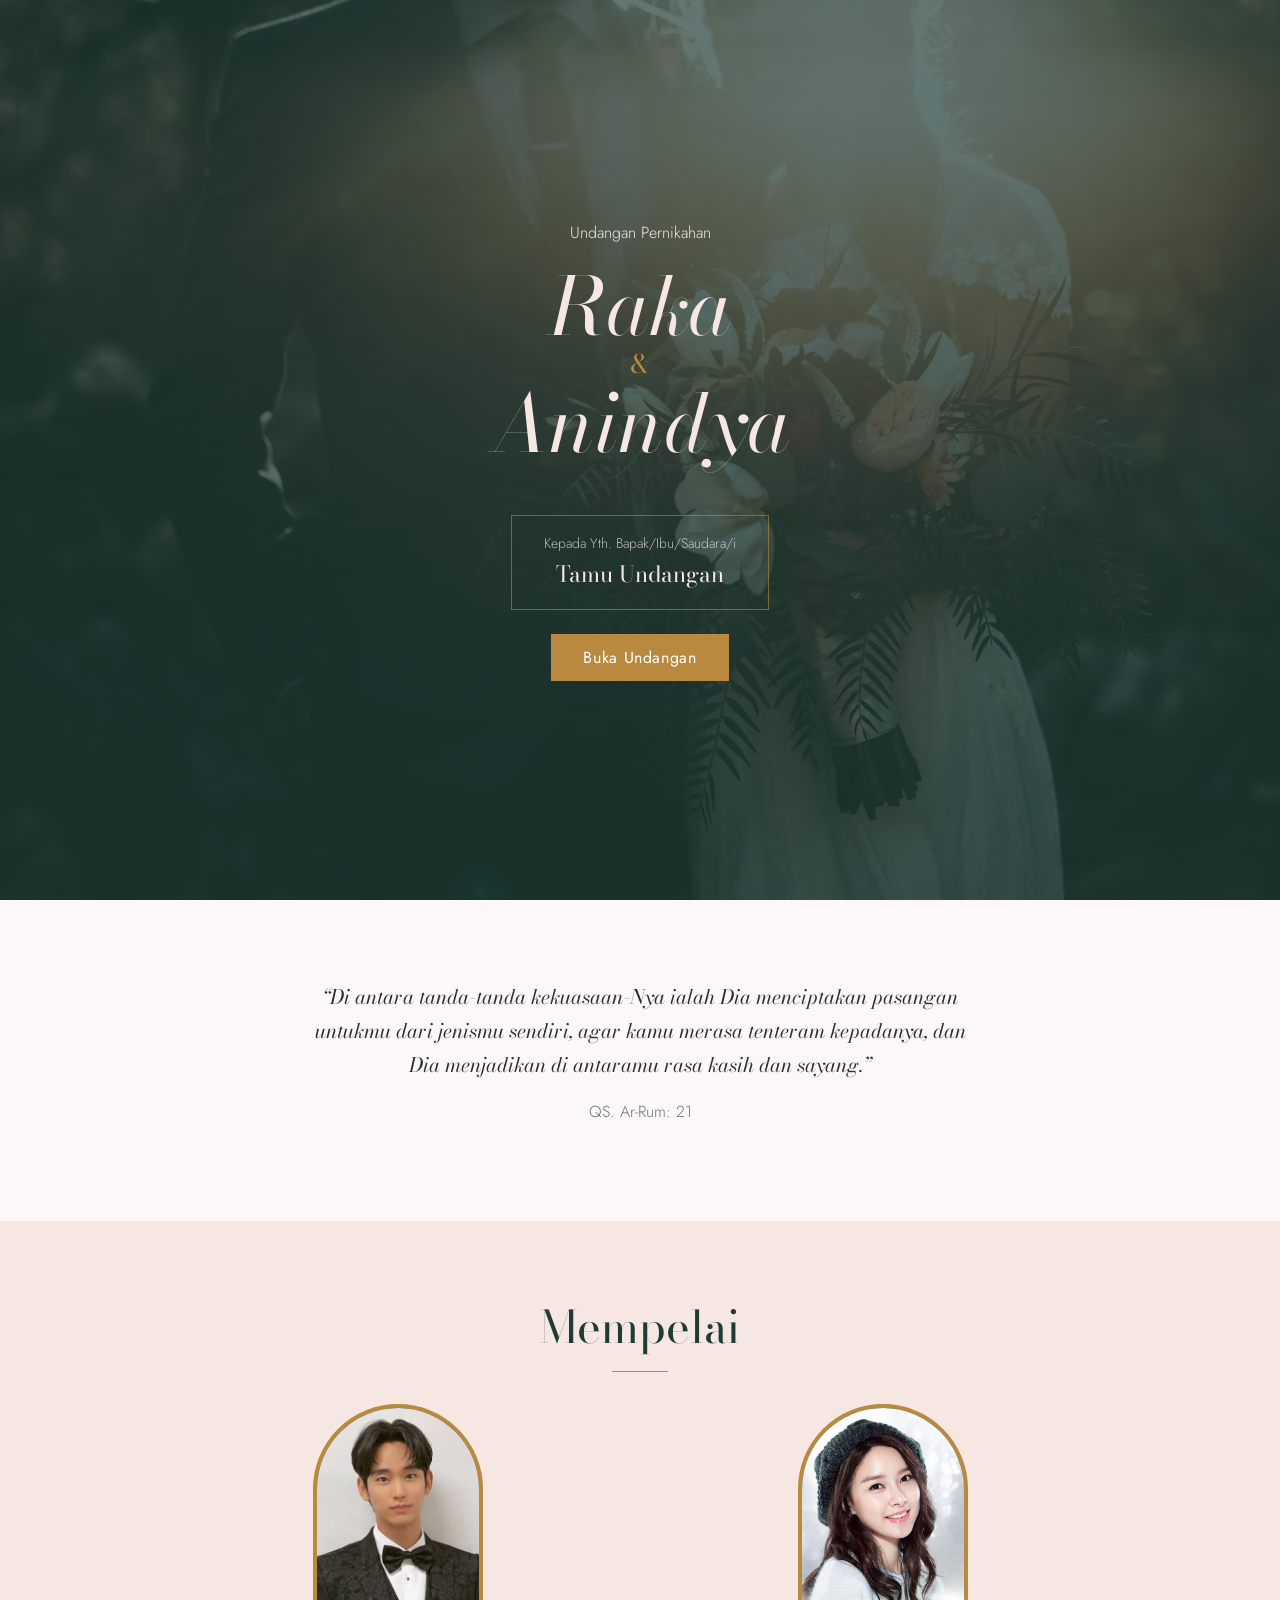
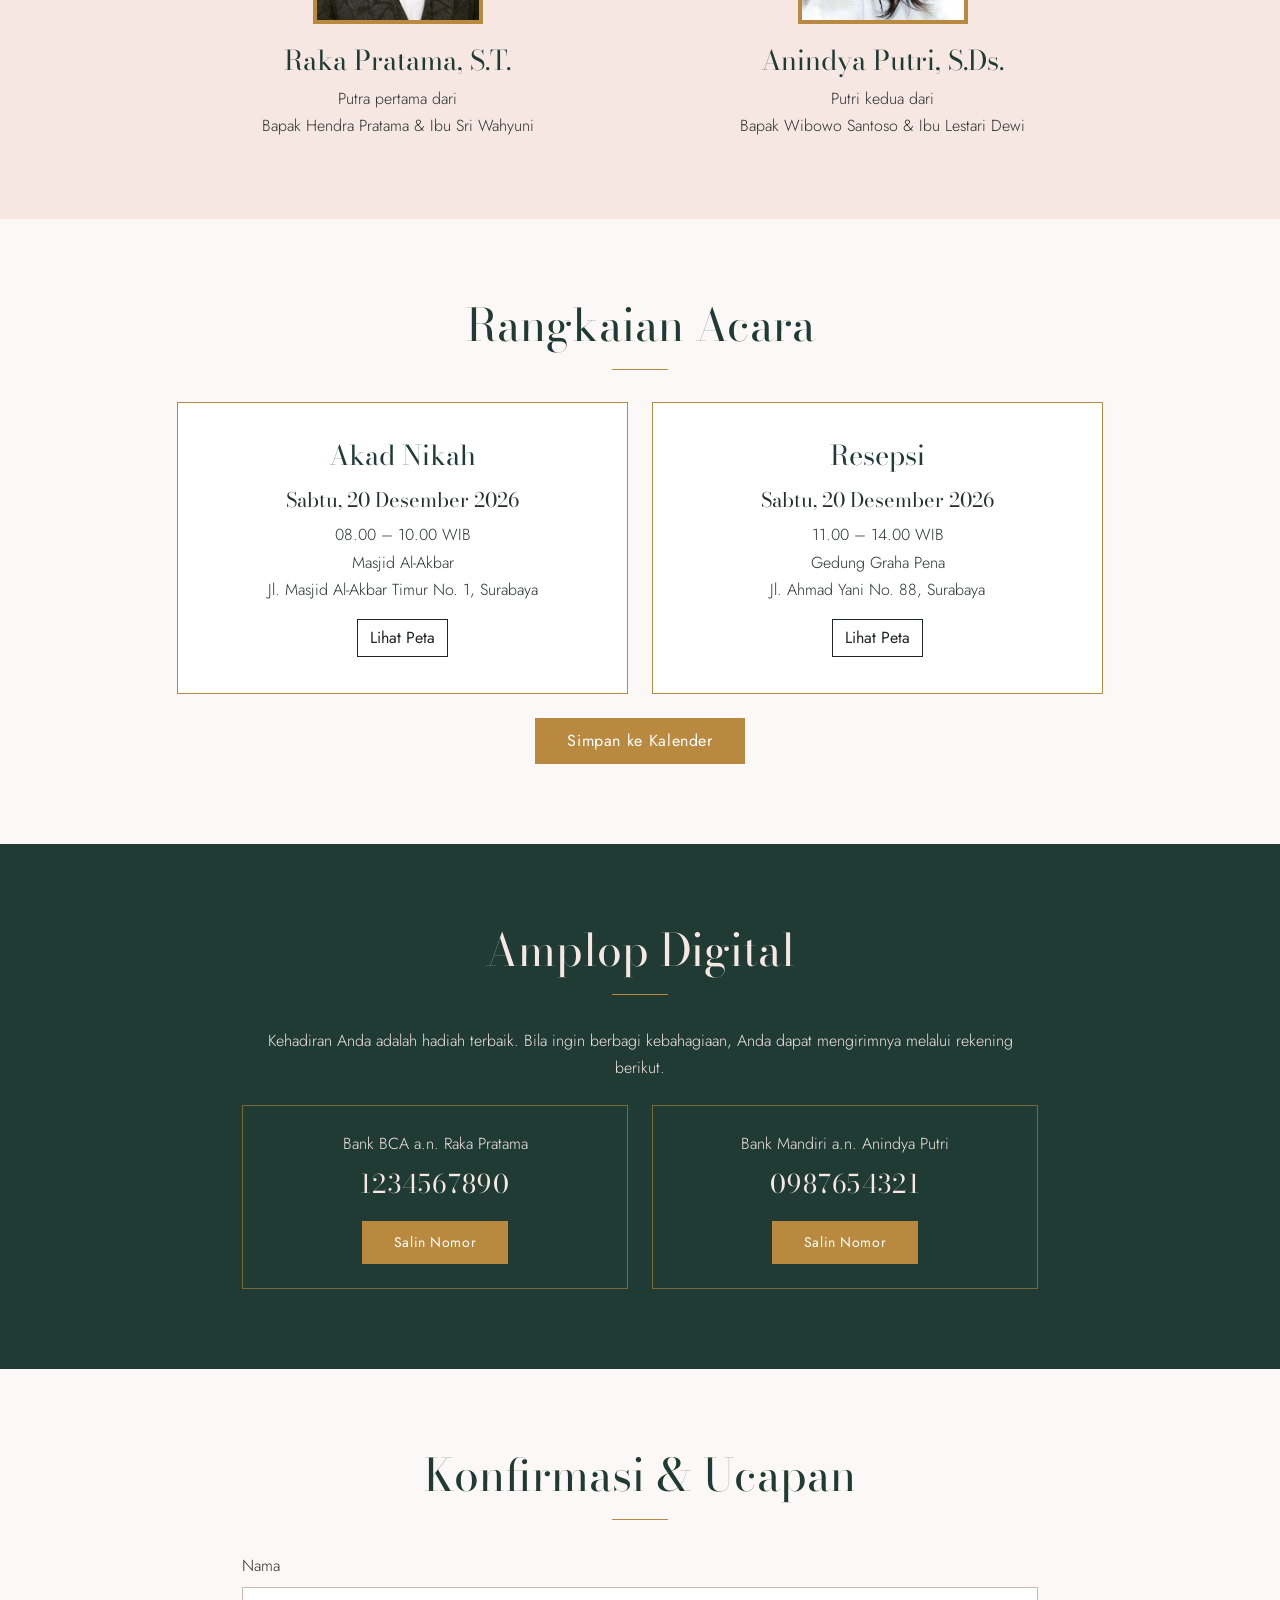
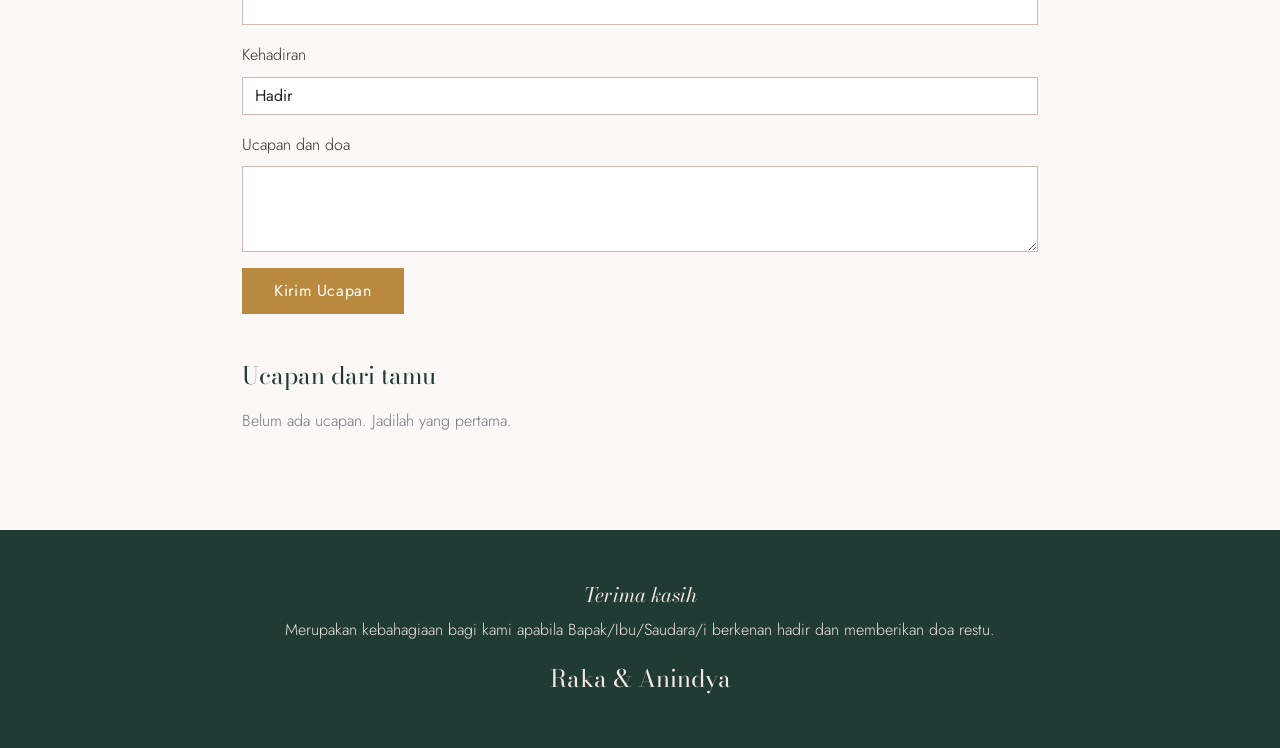
<file: index.html>
<!DOCTYPE html>
<html lang="id">
<head>
  <meta charset="UTF-8">
  <meta name="viewport" content="width=device-width, initial-scale=1">
  <title>Undangan Pernikahan Raka & Anindya</title>

  <!-- Bootstrap 5 CSS -->
  <link href="https://cdn.jsdelivr.net/npm/bootstrap@5.3.3/dist/css/bootstrap.min.css" rel="stylesheet">

  <!-- Google Fonts -->
  <link rel="stylesheet"
    href="https://fonts.googleapis.com/css2?family=Bodoni+Moda:ital,wght@0,400;0,600;1,400&family=Jost:wght@300;400;500&display=swap">

  <!-- CSS Dasar -->
  <link rel="stylesheet" href="style.css">
</head>

<body class="terkunci">

  <!-- SAMPUL -->
  <div id="sampul" role="dialog" aria-label="Sampul undangan">
    <p class="mb-0">Undangan Pernikahan</p>
    <h1 class="nama">Raka<span class="dan">&amp;</span>Anindya</h1>
    <div class="tamu">
      <small>Kepada Yth. Bapak/Ibu/Saudara/i</small>
      <strong id="namaTamu">Tamu Undangan</strong>
    </div>
    <button class="btn btn-emas" id="btnBuka">Buka Undangan</button>
  </div>

  <!-- HERO -->
  <header id="hero">
    <div class="container">
      <p>Kami mengundang Anda untuk hadir di pernikahan kami</p>
      <h2 class="nama serif">Raka <span class="dan">&amp;</span> Anindya</h2>
      <p class="mt-3 mb-0">Sabtu, 20 Desember 2026</p>
      <div class="hitung" id="hitung" aria-live="off">
        <div><b id="cHari">0</b><span>Hari</span></div>
        <div><b id="cJam">0</b><span>Jam</span></div>
        <div><b id="cMenit">0</b><span>Menit</span></div>
        <div><b id="cDetik">0</b><span>Detik</span></div>
      </div>
    </div>
  </header>

  <!-- AYAT -->
  <section class="text-center">
    <div class="container" style="max-width:680px">
      <p class="serif fst-italic fs-5">“Di antara tanda-tanda kekuasaan-Nya ialah Dia menciptakan pasangan untukmu dari
        jenismu sendiri, agar kamu merasa tenteram kepadanya, dan Dia menjadikan di antaramu rasa kasih dan sayang.”</p>
      <p class="text-secondary">QS. Ar-Rum: 21</p>
    </div>
  </section>

  <!-- MEMPELAI -->
  <section id="mempelai" class="text-center">
    <div class="container">
      <h2 class="judul">Mempelai</h2>
      <div class="garis"></div>
      <div class="row g-5 justify-content-center">

        <div class="col-md-5 mempelai">
          <div class="foto"><img
              src="pria.jpg"
              alt="Foto Raka Pratama"></div>
          <h3>Raka Pratama, S.T.</h3>
          <p class="mb-0">Putra pertama dari<br>Bapak Hendra Pratama &amp; Ibu Sri Wahyuni</p>
        </div>

        <div class="col-md-5 mempelai">
          <div class="foto"><img
              src="wanita.jpg"
              alt="Foto Anindya Putri"></div>
          <h3>Anindya Putri, S.Ds.</h3>
          <p class="mb-0">Putri kedua dari<br>Bapak Wibowo Santoso &amp; Ibu Lestari Dewi</p>
        </div>
      </div>
    </div>
  </section>

  <!-- ACARA -->
  <section id="acara" class="text-center">
    <div class="container">
      <h2 class="judul">Rangkaian Acara</h2>
      <div class="garis"></div>
      <div class="row g-4 justify-content-center">

        <div class="col-md-5">
          <div class="acara">
            <h3>Akad Nikah</h3>
            <p class="tgl">Sabtu, 20 Desember 2026</p>
            <p class="mb-3">08.00 – 10.00 WIB<br>Masjid Al-Akbar<br>Jl. Masjid Al-Akbar Timur No. 1, Surabaya</p>
            <a class="btn btn-outline-dark rounded-0" target="_blank" rel="noopener"
              href="https://www.google.com/maps/search/?api=1&query=Masjid+Al-Akbar+Surabaya">Lihat Peta</a>
          </div>
        </div>


        <div class="col-md-5">
          <div class="acara">
            <h3>Resepsi</h3>
            <p class="tgl">Sabtu, 20 Desember 2026</p>
            <p class="mb-3">11.00 – 14.00 WIB<br>Gedung Graha Pena<br>Jl. Ahmad Yani No. 88, Surabaya</p>
            <a class="btn btn-outline-dark rounded-0" target="_blank" rel="noopener"
              href="https://www.google.com/maps/search/?api=1&query=Graha+Pena+Surabaya">Lihat Peta</a>
          </div>

        </div>
      </div>
      <button class="btn btn-emas mt-4" id="btnKalender">Simpan ke Kalender</button>
    </div>
  </section>

  <!-- HADIAH -->
  <section id="hadiah" class="text-center">
    <div class="container" style="max-width:820px">
      <h2 class="judul">Amplop Digital</h2>
      <div class="garis"></div>
      <p class="mb-4">Kehadiran Anda adalah hadiah terbaik. Bila ingin berbagi kebahagiaan, Anda dapat mengirimnya
        melalui rekening berikut.</p>
      <div class="row g-4">
        <div class="col-md-6">
          <div class="rekening">
            <p class="mb-1">Bank BCA a.n. Raka Pratama</p>
            <p class="no" id="rek1">1234567890</p>
            <button class="btn btn-emas btn-sm" data-salin="rek1">Salin Nomor</button>
          </div>
        </div>
        <div class="col-md-6">
          <div class="rekening">
            <p class="mb-1">Bank Mandiri a.n. Anindya Putri</p>
            <p class="no" id="rek2">0987654321</p>
            <button class="btn btn-emas btn-sm" data-salin="rek2">Salin Nomor</button>
          </div>
        </div>
      </div>
    </div>
  </section>

  <!-- RSVP & UCAPAN -->
  <section id="ucapan">
    <div class="container" style="max-width:820px">
      <div class="text-center">
        <h2 class="judul">Konfirmasi &amp; Ucapan</h2>
        <div class="garis"></div>
      </div>

      <form id="formUcapan" class="mb-5" novalidate>

        <div class="mb-3">
          <label for="nama" class="form-label">Nama</label>
          <input type="text" id="nama" class="form-control" maxlength="50" required>
          <div class="invalid-feedback">Tulis nama Anda.</div>
        </div>

        <div class="mb-3">
          <label for="status" class="form-label">Kehadiran</label>
          <select id="status" class="form-select">
            <option>Hadir</option>
            <option>Tidak hadir</option>
            <option>Masih ragu</option>
          </select>
        </div>

        <div class="mb-3">
          <label for="pesan" class="form-label">Ucapan dan doa</label>
          <textarea id="pesan" class="form-control" rows="3" maxlength="300" required></textarea>
          <div class="invalid-feedback">Tulis ucapan untuk mempelai.</div>
        </div>

        <button type="submit" class="btn btn-emas">Kirim Ucapan</button>
      </form>
      
      <h3 class="fs-4 mb-3" style="color:var(--hijau)">Ucapan dari tamu <span class="text-secondary fs-6"
          id="jumlah"></span></h3>
      <div class="daftar-ucapan" id="daftarUcapan"></div>
    </div>
  </section>

  <footer>
    <p class="serif fst-italic fs-5 mb-1">Terima kasih</p>
    <p class="mb-0">Merupakan kebahagiaan bagi kami apabila Bapak/Ibu/Saudara/i berkenan hadir dan memberikan doa restu.
    </p>
    <p class="serif fs-4 mt-3 mb-0">Raka &amp; Anindya</p>
  </footer>


  <!-- Audio Player (Background Music) -->
  <audio id="bg-music" loop>
    <!-- Instrumental Romantic Track -->
    <source
      src="wedding.mp3"
      type="audio/mpeg">
    Browser Anda tidak mendukung elemen audio.
  </audio>

  <!-- Floating Audio Control Button -->
  <div class="audio-control" id="audioControl" title="Nyalakan musik">🔇</div>

  <!-- Toast -->
  <div class="toast-container position-fixed top-0 start-50 translate-middle-x p-3" style="z-index:3000">
    <div id="toast" class="toast align-items-center text-bg-dark border-0" role="status" aria-live="polite">
      <div class="d-flex">
        <div class="toast-body" id="toastIsi"></div>
        <button type="button" class="btn-close btn-close-white me-2 m-auto" data-bs-dismiss="toast"
          aria-label="Tutup"></button>
      </div>
    </div>
  </div>

  <script src="https://cdn.jsdelivr.net/npm/bootstrap@5.3.3/dist/js/bootstrap.bundle.min.js"></script>
  <script src="script.js"></script>
</body>

</html>
</file>
<file: style.css>
:root {
    --hijau: #1F3B34;
    --hijau-muda: #2D5248;
    --blush: #F6E7E3;
    --putih: #FCF8F7;
    --emas: #B8893F;
    --primary-gold: #c5a059;
    --emerald: #1b3b36;
    --teks: #2A2F2D;
    --serif: 'Bodoni Moda', Georgia, serif;
    --sans: 'Jost', system-ui, sans-serif;
}

html {
    scroll-behavior: smooth
}

body {
    font-family: var(--sans);
    font-weight: 300;
    color: var(--teks);
    background: var(--putih);
    line-height: 1.7
}

body.terkunci {
    overflow: hidden
}

h1, h2, h3,.serif {
    font-family: var(--serif);
    font-weight: 400
}

section {
    padding: 5rem 0
}

.judul {
    font-size: clamp(1.9rem, 5vw, 2.8rem);
    color: var(--hijau);
    margin-bottom: .5rem
}

.garis {
    width: 56px;
    height: 1px;
    background: var(--emas);
    margin: 1rem auto 2rem
}

/* Sampul */
#sampul {
    position: fixed;
    inset: 0;
    z-index: 2000;
    background: linear-gradient(rgba(31, 59, 52, .65), rgba(31, 59, 52, .75)),
        url('background.jpg');
    background-position: center;
    background-size: cover;
    background-repeat: no-repeat;
    color: var(--blush);
    display: flex;
    flex-direction: column;
    align-items: center;
    justify-content: center;
    text-align: center;
    padding: 2rem;
    transition: transform 1s cubic-bezier(.77, 0, .18, 1)
}

#sampul.buka {
    transform: translateY(-100%)
}

#sampul .nama {
    font-size: clamp(2.6rem, 10vw, 5rem);
    font-style: italic;
    line-height: 1.1;
    margin: 1rem 0
}

#sampul .dan {
    display: block;
    font-size: 1.6rem;
    color: var(--emas);
    font-style: normal
}

.tamu {
    border: 1px solid rgba(184, 137, 63, .6);
    padding: 1rem 2rem;
    margin: 2rem 0 1.5rem
}

.tamu small {
    display: block;
    opacity: .75
}

.tamu strong {
    font-family: var(--serif);
    font-weight: 400;
    font-size: 1.4rem
}

.btn-emas {
    background: var(--emas);
    color: #fff;
    border: 0;
    border-radius: 0;
    padding: .7rem 2rem;
    letter-spacing: .04em
}

.btn-emas:hover,
.btn-emas:focus {
    background: #9d7432;
    color: #fff
}


#hero {
    min-height: 100vh;
    display: flex;
    align-items: center;
    text-align: center;
    color: var(--blush);
    background: linear-gradient(rgba(31, 59, 52, .6), rgba(31, 59, 52, .75)),
        url('background.jpg');
    background-size: cover;
    background-repeat: no-repeat;
    background-position: center;
    background-attachment: fixed
}


#hero .nama {
    font-size: clamp(3rem, 13vw, 7rem);
    font-style: italic;
    line-height: 1
}

#hero .dan {
    font-size: 2rem;
    color: var(--emas)
}

.hitung {
    display: flex;
    justify-content: center;
    gap: .75rem;
    margin-top: 2.5rem
}

.hitung div {
    min-width: 72px;
    padding: .75rem .5rem;
    border: 1px solid rgba(184, 137, 63, .6)
}

.hitung b {
    display: block;
    font-family: var(--serif);
    font-weight: 400;
    font-size: 1.8rem;
    line-height: 1.1
}

.hitung span {
    font-size: .8rem;
    opacity: .8
}

/* Mempelai */
#mempelai {
    background: var(--blush)
}


.foto {
    width: 170px;
    height: 220px;
    margin: 0 auto 1.25rem;
    border-radius: 85px 85px 0 0;
    border: 4px solid var(--emas); 
    background: linear-gradient(160deg, var(--hijau-muda), var(--hijau));
    display: flex;
    align-items: center;
    justify-content: center;
    color: var(--emas);
    font-family: var(--serif);
    font-style: italic;
    font-size: 3.2rem;
    overflow: hidden;
}

.foto img {
    width: 100%;
    height: 100%;
    object-fit: cover;
    object-position: center top
}

.mempelai h3 {
    font-size: 1.7rem;
    color: var(--hijau)
}

/* Acara */
.acara {
    border: 1px solid var(--emas);
    padding: 2.25rem 1.5rem;
    height: 100%;
    text-align: center;
    background: #fff
}

.acara h3 {
    color: var(--hijau);
    font-size: 1.7rem
}

.acara .tgl {
    font-family: var(--serif);
    font-size: 1.25rem;
    margin: .75rem 0 .25rem
}

/* Amplop digital */
#hadiah {
    background: var(--hijau);
    color: var(--blush)
}

#hadiah .judul {
    color: var(--blush)
}

.rekening {
    border: 1px solid rgba(184, 137, 63, .6);
    padding: 1.5rem;
    text-align: center;
    height: 100%
}

.rekening .no {
    font-family: var(--serif);
    font-size: 1.6rem;
    letter-spacing: .05em
}



/* Floating Audio Control */
.audio-control {
    position: fixed;
    bottom: 25px;
    left: 25px;
    z-index: 999;
    width: 50px;
    height: 50px;
    border-radius: 50%;
    background: var(--emerald);
    color: var(--emas);
    border: 2px solid var(--emas);
    display: flex;
    align-items: center;
    justify-content: center;
    font-size: 18px;
    cursor: pointer;
    box-shadow: 0 4px 15px rgba(0, 0, 0, 0.2);
    transition: all 0.3s ease;
}

.audio-control:hover {
    transform: scale(1.1);
}


.audio-control.playing {
    background: var(--emas);
    color: var(--emerald);
}



/* Ucapan */
.form-control,
.form-select {
    border-radius: 0;
    border-color: #cdb9b4;
    background: #fff
}

.form-control:focus,
.form-select:focus {
    border-color: var(--emas);
    box-shadow: 0 0 0 .2rem rgba(184, 137, 63, .25)
}

.daftar-ucapan {
    max-height: 380px;
    overflow-y: auto
}

.ucapan {
    border-left: 2px solid var(--emas);
    padding: .25rem 0 .25rem 1rem;
    margin-bottom: 1.25rem
}

.ucapan b {
    font-family: var(--serif);
    font-weight: 600;
    color: var(--hijau)
}

.ucapan .status {
    font-size: .8rem;
    color: var(--emas)
}

footer {
    background: var(--hijau);
    color: var(--blush);
    text-align: center;
    padding: 3rem 1rem
}
</file>
